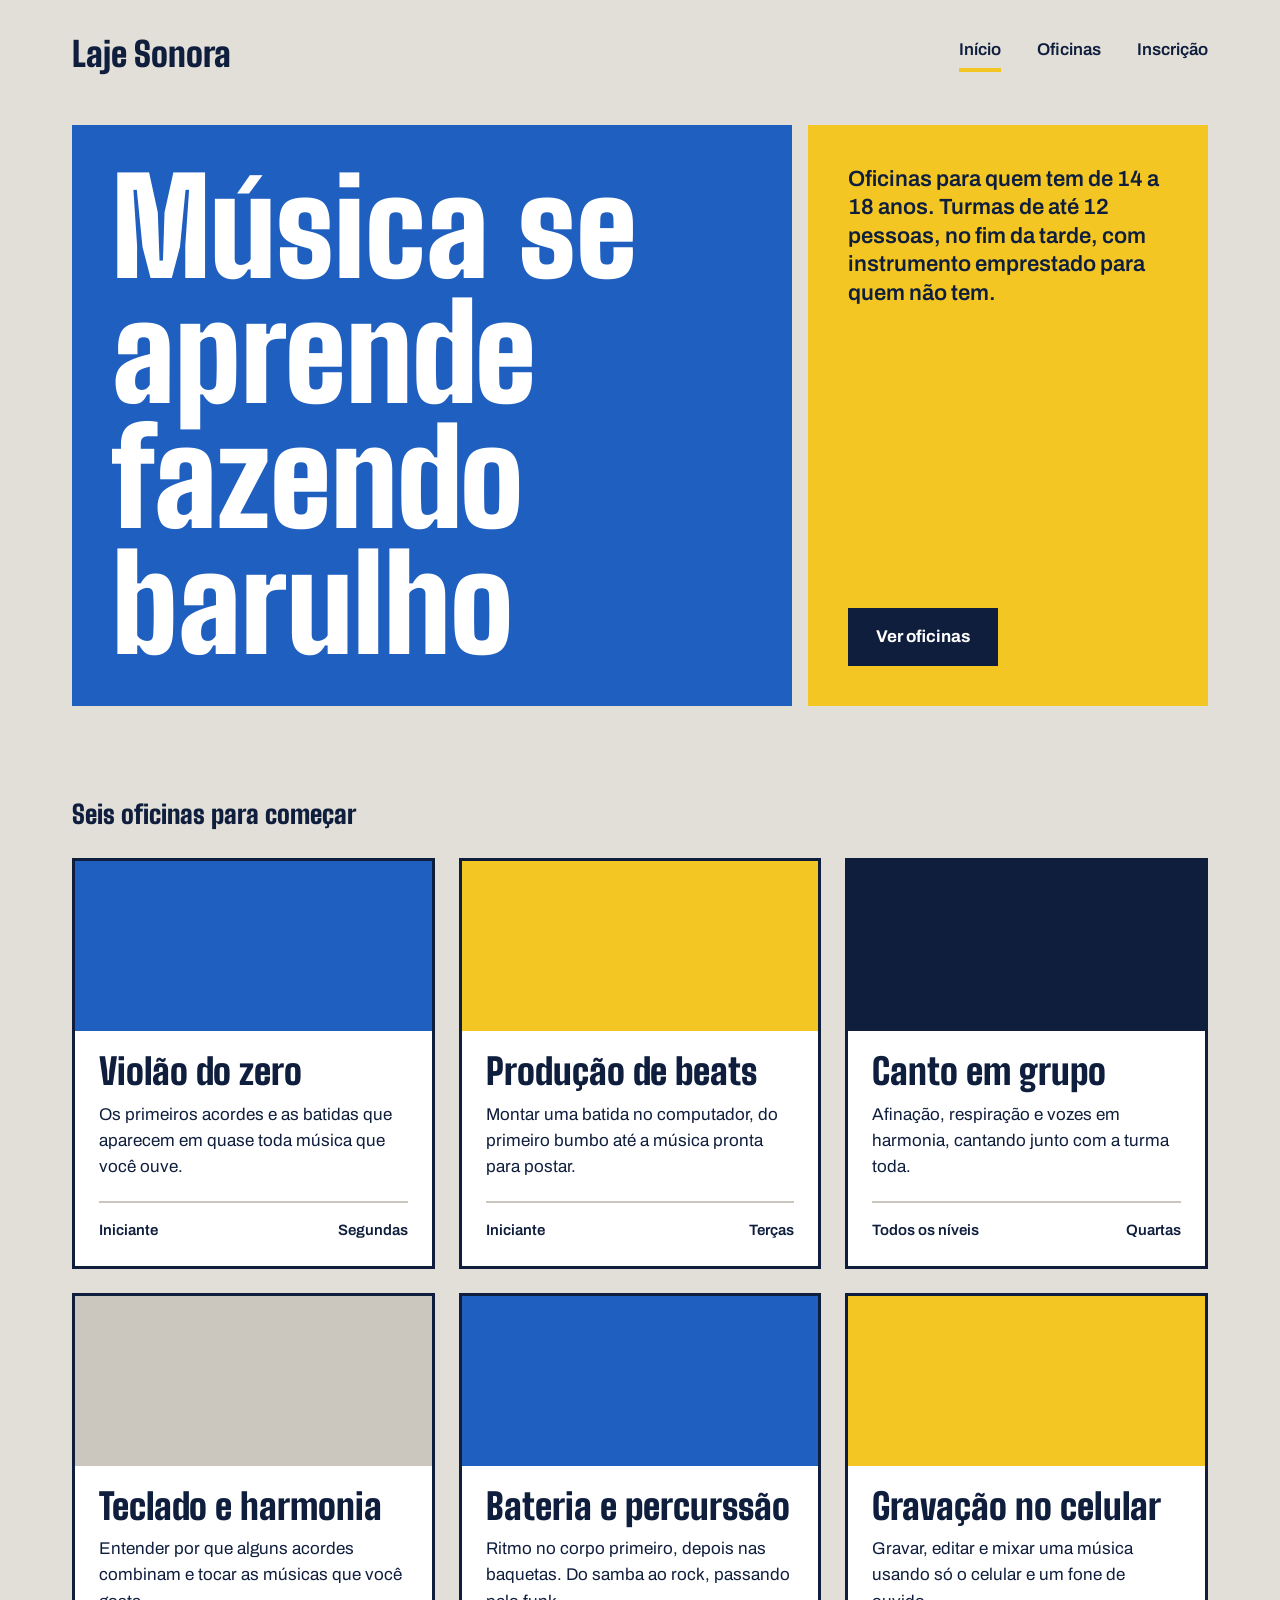
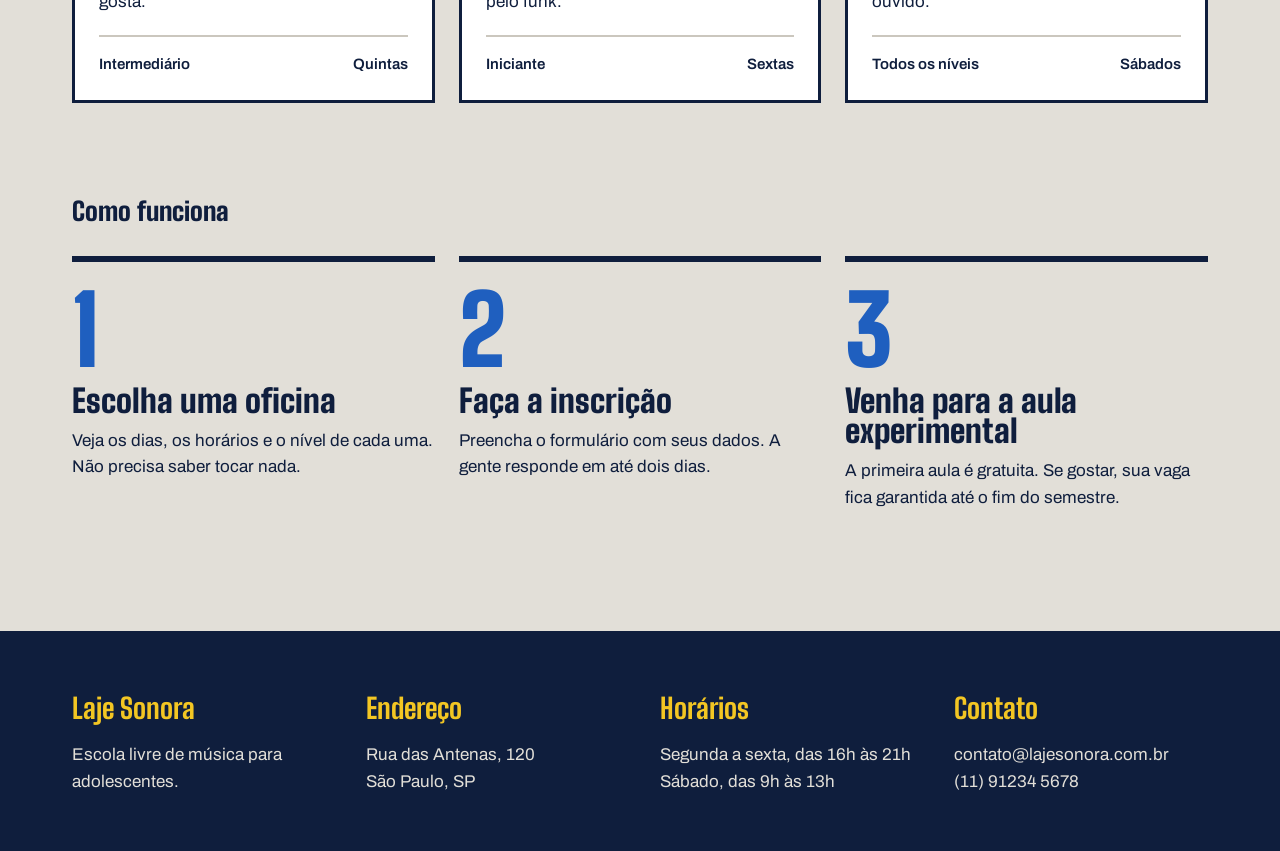
<file: index.html>
<!DOCTYPE html>
<html lang="pt-br">
<head>
    <meta charset="UTF-8">
    <meta name="viewport" content="width=device-width, initial-scale=1.0">
    <title>Laje Sonora | Ínicio</title>
    <link rel="preconnect" href="https://fonts.googleapis.com">
<link rel="preconnect" href="https://fonts.gstatic.com" crossorigin>
<link href="https://fonts.googleapis.com/css2?family=Big+Shoulders:opsz,wght@10..72,100..900&display=swap" rel="stylesheet">
<link rel="preconnect" href="https://fonts.googleapis.com">
<link rel="preconnect" href="https://fonts.gstatic.com" crossorigin>
<link href="https://fonts.googleapis.com/css2?family=Archivo:ital,wght@0,100..900;1,100..900&family=Big+Shoulders:opsz,wght@10..72,100..900&display=swap" rel="stylesheet">
    <link rel="stylesheet" href="./index.css">
</head>
<body>
    <header class="conteudo topo">
        <a href="index.css" class="logo">Laje Sonora</a>
    <nav class="menu">
        <a href="index.html" class="atual">Início</a>
        <a href="oficinas.html">Oficinas</a>
        <a href="inscricao.html">Inscrição</a>
    </nav>
    </header>

    <main>
        <section class="conteudo cartazes">
            <div class="cartaz cartaz-principal">
                <h1>Música se aprende fazendo barulho</h1>
            </div>
            <div class="cartaz cartaz-lateral">
                <p>Oficinas para quem tem de 14 a 18 anos. Turmas de até 12 pessoas, no fim da tarde, com instrumento emprestado para quem não tem.</p>
                <a href="oficinas.html" class="botao"> Ver oficinas</a>
            </div>
        </section>

        <section class="conteudo secao">
            <h2 class="titulo-secao">Seis oficinas para começar</h2>
            <div class="cards">

                <article class="card">
                    <div class="foto foto-azul"></div>
                    <div class="card-texto">
                        <h3>Violão do zero</h3>
                        <p>Os primeiros acordes e as batidas que aparecem em quase toda música que você ouve.</p>
                        <div class="card-info">
                            <span>Iniciante</span>
                            <span>Segundas</span>
                        </div>
                </article>

                <article class="card">
                    <div class="foto foto-amarela"></div>
                    <div class="card-texto">
                        <h3>Produção de beats</h3>
                        <p>Montar uma batida no computador, do primeiro bumbo até a música pronta para postar.</p>
                        <div class="card-info">
                            <span>Iniciante</span>
                            <span>Terças</span>
                        </div>
                </article>

                <article class="card">
                    <div class="foto foto-tinta"></div>
                    <div class="card-texto">
                        <h3>Canto em grupo</h3>
                        <p>Afinação, respiração e vozes em harmonia, cantando junto com a turma toda.</p>
                        <div class="card-info">
                            <span>Todos os níveis</span>
                            <span>Quartas</span>
                        </div>
                </article>

                <article class="card">
                    <div class="foto"></div>
                    <div class="card-texto">
                        <h3>Teclado e harmonia</h3>
                        <p>Entender por que alguns acordes combinam e tocar as músicas que você gosta.</p>
                        <div class="card-info">
                            <span>Intermediário</span>
                            <span>Quintas</span>
                        </div>
                </article>

                <article class="card">
                    <div class="foto foto-azul"></div>
                    <div class="card-texto">
                        <h3>Bateria e percurssão</h3>
                        <p>Ritmo no corpo primeiro, depois nas baquetas. Do samba ao rock, passando pelo funk.</p>
                        <div class="card-info">
                            <span>Iniciante</span>
                            <span>Sextas</span>
                        </div>
                </article>

                <article class="card">
                    <div class="foto foto-amarela"></div>
                    <div class="card-texto">
                        <h3>Gravação no celular</h3>
                        <p>Gravar, editar e mixar uma música usando só o celular e um fone de ouvido.</p>
                        <div class="card-info">
                            <span>Todos os níveis</span>
                            <span>Sábados</span>
                        </div>
                </article>
            </div>
        </section>

       <section class="conteudo secao"> 
        <h2 class="titulo-secao">Como funciona</h2>
        <div class="passos">

            <div class="passo">
            <p class="passo-numero">1</p>
            <h3>Escolha uma oficina</h3>
            <p>Veja os dias, os horários e o nível de cada uma. Não precisa saber tocar nada.</p>
            </div>

            <div class="passo">
            <p class="passo-numero">2</p>
            <h3>Faça a inscrição</h3>
            <p>Preencha o formulário com seus dados. A gente responde em até dois dias.</p>
            </div>
            
            <div class="passo">
            <p class="passo-numero">3</p>
            <h3>Venha para a aula experimental</h3>
            <p>A primeira aula é gratuita. Se gostar, sua vaga fica garantida até o fim do semestre.</p>
            </div>
        
            </div>
       </section>
    </main>

    <footer class="rodape">
        <div class="conteudo rodape-colunas">
          <div class="rodape-coluna">
           <h4>Laje Sonora</h4>
           <p>Escola livre de música para<br>adolescentes.</p>
          </div>

          <div class="rodape-coluna">
           <h4>Endereço</h4>
           <p>Rua das Antenas, 120 <br>São Paulo, SP</p>
          </div>

          <div class="rodape-coluna">
           <h4>Horários</h4>
           <p>Segunda a sexta, das 16h às 21h<br>Sábado, das 9h às 13h</p>
          </div>
          <div class="rodape-coluna">
           <h4>Contato</h4>
           <p>contato@lajesonora.com.br<br>(11) 91234 5678</p>
          </div>
        </div>
    </footer>
</body>
</html>
</file>
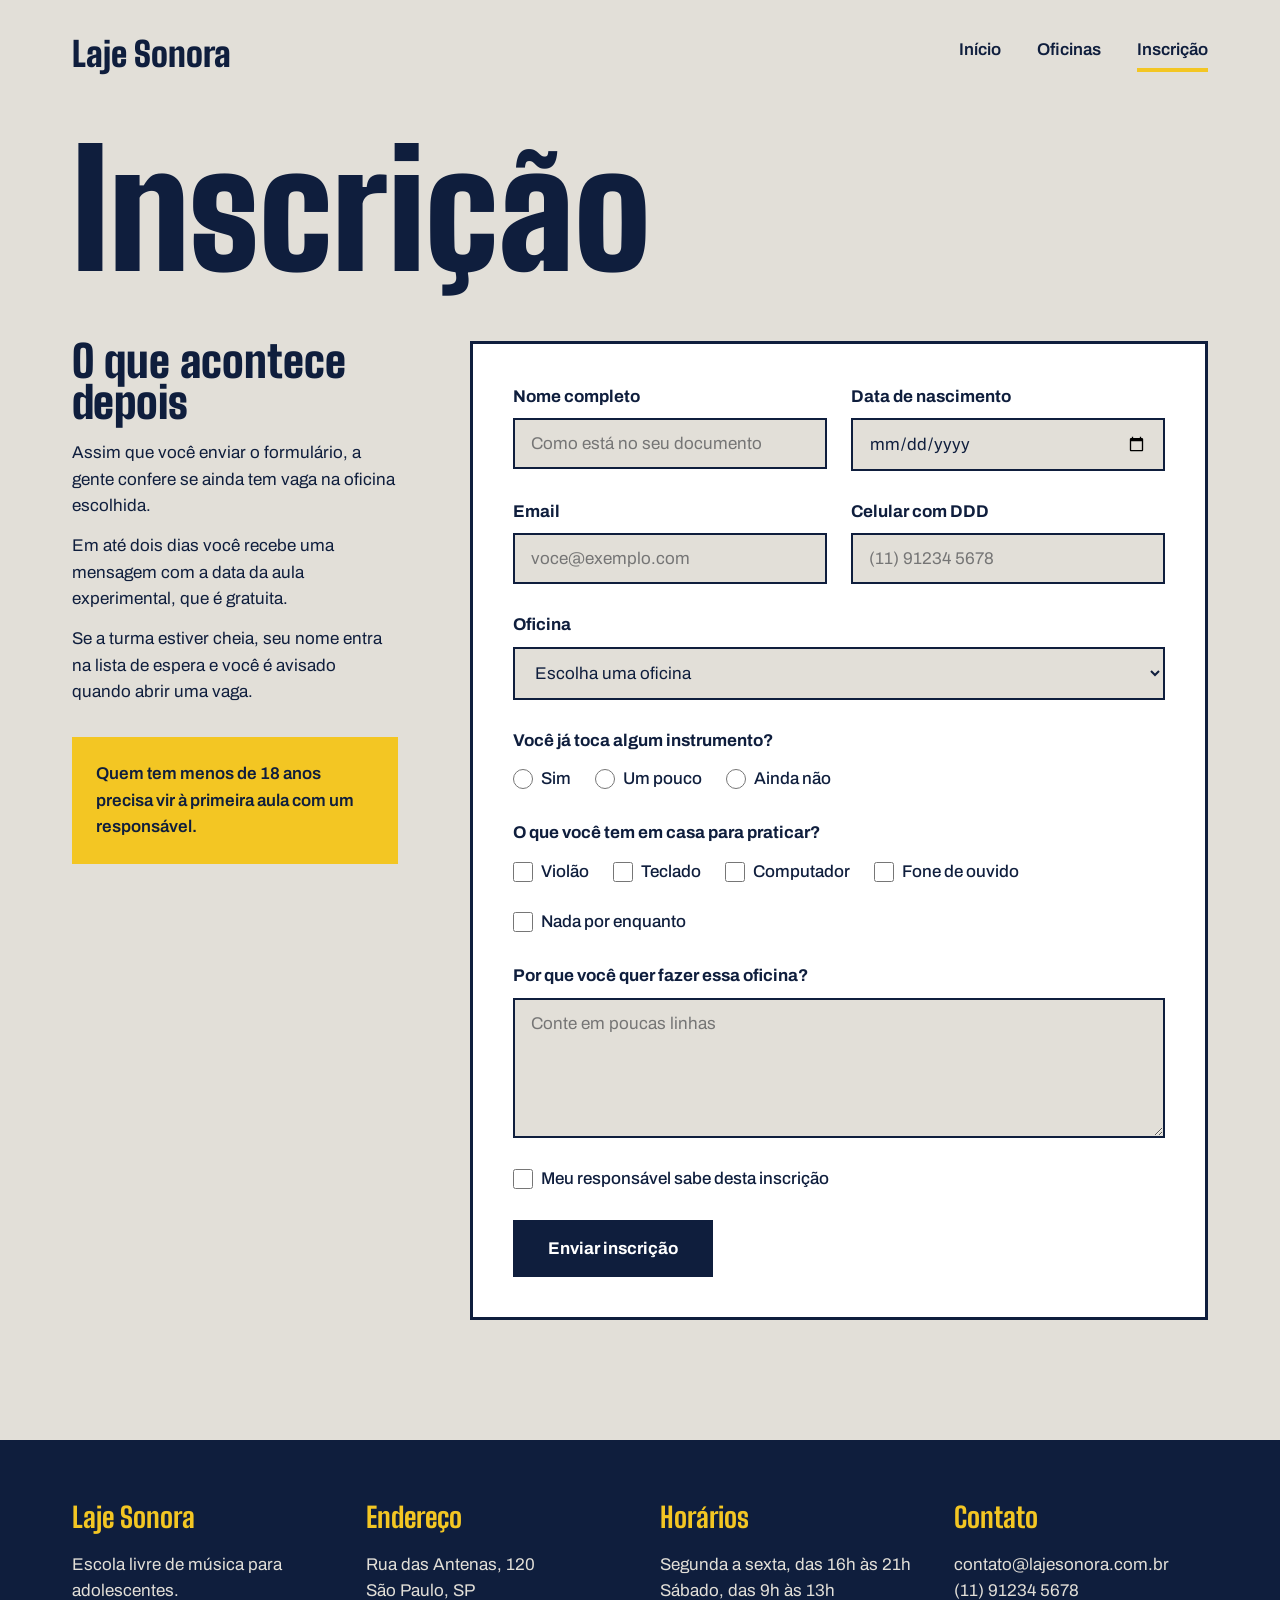
<file: inscricao.html>
<!DOCTYPE html>
<html lang="pt-br">

<head>
    <meta charset="UTF-8">
    <meta name="viewport" content="width=device-width, initial-scale=1.0">

    <title>Laje Sonora | Inscrição</title>

    <link rel="preconnect" href="https://fonts.googleapis.com">
    <link rel="preconnect" href="https://fonts.gstatic.com" crossorigin>

    <link href="https://fonts.googleapis.com/css2?family=Big+Shoulders:opsz,wght@10..72,100..900&display=swap" rel="stylesheet">

    <link rel="preconnect" href="https://fonts.googleapis.com">
    <link rel="preconnect" href="https://fonts.gstatic.com" crossorigin>

    <link href="https://fonts.googleapis.com/css2?family=Archivo:ital,wght@0,100..900;1,100..900&family=Big+Shoulders:opsz,wght@10..72,100..900&display=swap" rel="stylesheet">

    <link rel="stylesheet" href="./inscricao.css">
</head>

<body>

    <header class="conteudo topo">

        <a href="index.css" class="logo">Laje Sonora</a>

        <nav class="menu">
            <a href="index.html">Início</a>
            <a href="oficinas.html">Oficinas</a>
            <a href="inscricao.html" class="atual">Inscrição</a>
        </nav>

    </header>

    <main class="conteudo">

        <h1 class="titulo-pagina">Inscrição</h1>

        <div class="inscricao">

            <section class="explicacao">

                <h2>O que acontece depois</h2>

                <p>
                    Assim que você enviar o formulário, a gente confere se ainda tem vaga na oficina escolhida.
                </p>

                <p>
                    Em até dois dias você recebe uma mensagem com a data da aula experimental, que é gratuita.
                </p>

                <p>
                    Se a turma estiver cheia, seu nome entra na lista de espera e você é avisado quando abrir uma vaga.
                </p>

                <p class="aviso">
                    Quem tem menos de 18 anos precisa vir à primeira aula com um responsável.
                </p>

            </section>

            <form class="formulario" action="#" method="post">

                <div class="linha">

                    <div class="campo">
                        <label for="nome">Nome completo</label>
                        <input type="text" id="nome" name="nome" placeholder="Como está no seu documento" required>
                    </div>

                    <div class="campo">
                        <label for="nascimento">Data de nascimento</label>
                        <input type="date" id="nascimento" name="nascimento" required>
                    </div>

                </div>

                <div class="linha">

                    <div class="campo">
                        <label for="email">Email</label>
                        <input type="email" id="email" name="email" placeholder="voce@exemplo.com" required>
                    </div>

                    <div class="campo">
                        <label for="telefone">Celular com DDD</label>
                        <input type="tel" id="telefone" name="telefone" placeholder="(11) 91234 5678" required>
                    </div>

                </div>

                <div class="campo">
                    <label for="oficina">Oficina</label>

                    <select id="oficina" name="oficina" required>
                        <option value="">Escolha uma oficina</option>
                        <option value="violao">Violão do zero</option>
                        <option value="beats">Produção de beats</option>
                        <option value="canto">Canto em grupo</option>
                        <option value="teclado">Teclado e harmonia</option>
                        <option value="bateria">Bateria e percussão</option>
                        <option value="gravacao">Gravação no celular</option>
                    </select>
                </div>

                <fieldset class="grupo">

                    <legend>Você já toca algum instrumento?</legend>

                    <div class="opcoes">

                        <div class="opcao">
                            <input type="radio" id="tocaSim" name="toca" value="sim">
                            <label for="tocaSim">Sim</label>
                        </div>

                        <div class="opcao">
                            <input type="radio" id="tocaPouco" name="toca" value="pouco">
                            <label for="tocaPouco">Um pouco</label>
                        </div>

                        <div class="opcao">
                            <input type="radio" id="tocaNao" name="toca" value="nao">
                            <label for="tocaNao">Ainda não</label>
                        </div>

                    </div>

                </fieldset>

                <fieldset class="grupo">

                    <legend>O que você tem em casa para praticar?</legend>

                    <div class="opcoes">

                        <div class="opcao">
                            <input type="checkbox" id="temViolao" name="tem" value="violao">
                            <label for="temViolao">Violão</label>
                        </div>

                        <div class="opcao">
                            <input type="checkbox" id="temTeclado" name="tem" value="teclado">
                            <label for="temTeclado">Teclado</label>
                        </div>

                        <div class="opcao">
                            <input type="checkbox" id="temComputador" name="tem" value="computador">
                            <label for="temComputador">Computador</label>
                        </div>

                        <div class="opcao">
                            <input type="checkbox" id="temFone" name="tem" value="fone">
                            <label for="temFone">Fone de ouvido</label>
                        </div>

                        <div class="opcao">
                            <input type="checkbox" id="temNada" name="tem" value="nada">
                            <label for="temNada">Nada por enquanto</label>
                        </div>

                    </div>

                </fieldset>

                <div class="campo">
                    <label for="motivo">Por que você quer fazer essa oficina?</label>
                    <textarea id="motivo" name="motivo" placeholder="Conte em poucas linhas"></textarea>
                </div>

                <div class="opcao">
                    <input type="checkbox" id="responsavel" name="responsavel" required>
                    <label for="responsavel">Meu responsável sabe desta inscrição</label>
                </div>

                <div>
                    <button class="botao" type="submit">Enviar inscrição</button>
                </div>

            </form>

        </div>

    </main>

    <footer class="rodape">

        <div class="conteudo rodape-colunas">

            <div class="rodape-coluna">
                <h4>Laje Sonora</h4>
                <p>Escola livre de música para<br>adolescentes.</p>
            </div>

            <div class="rodape-coluna">
                <h4>Endereço</h4>
                <p>Rua das Antenas, 120<br>São Paulo, SP</p>
            </div>

            <div class="rodape-coluna">
                <h4>Horários</h4>
                <p>Segunda a sexta, das 16h às 21h<br>Sábado, das 9h às 13h</p>
            </div>

            <div class="rodape-coluna">
                <h4>Contato</h4>
                <p>contato@lajesonora.com.br<br>(11) 91234 5678</p>
            </div>

        </div>

    </footer>

</body>
</html>
</file>
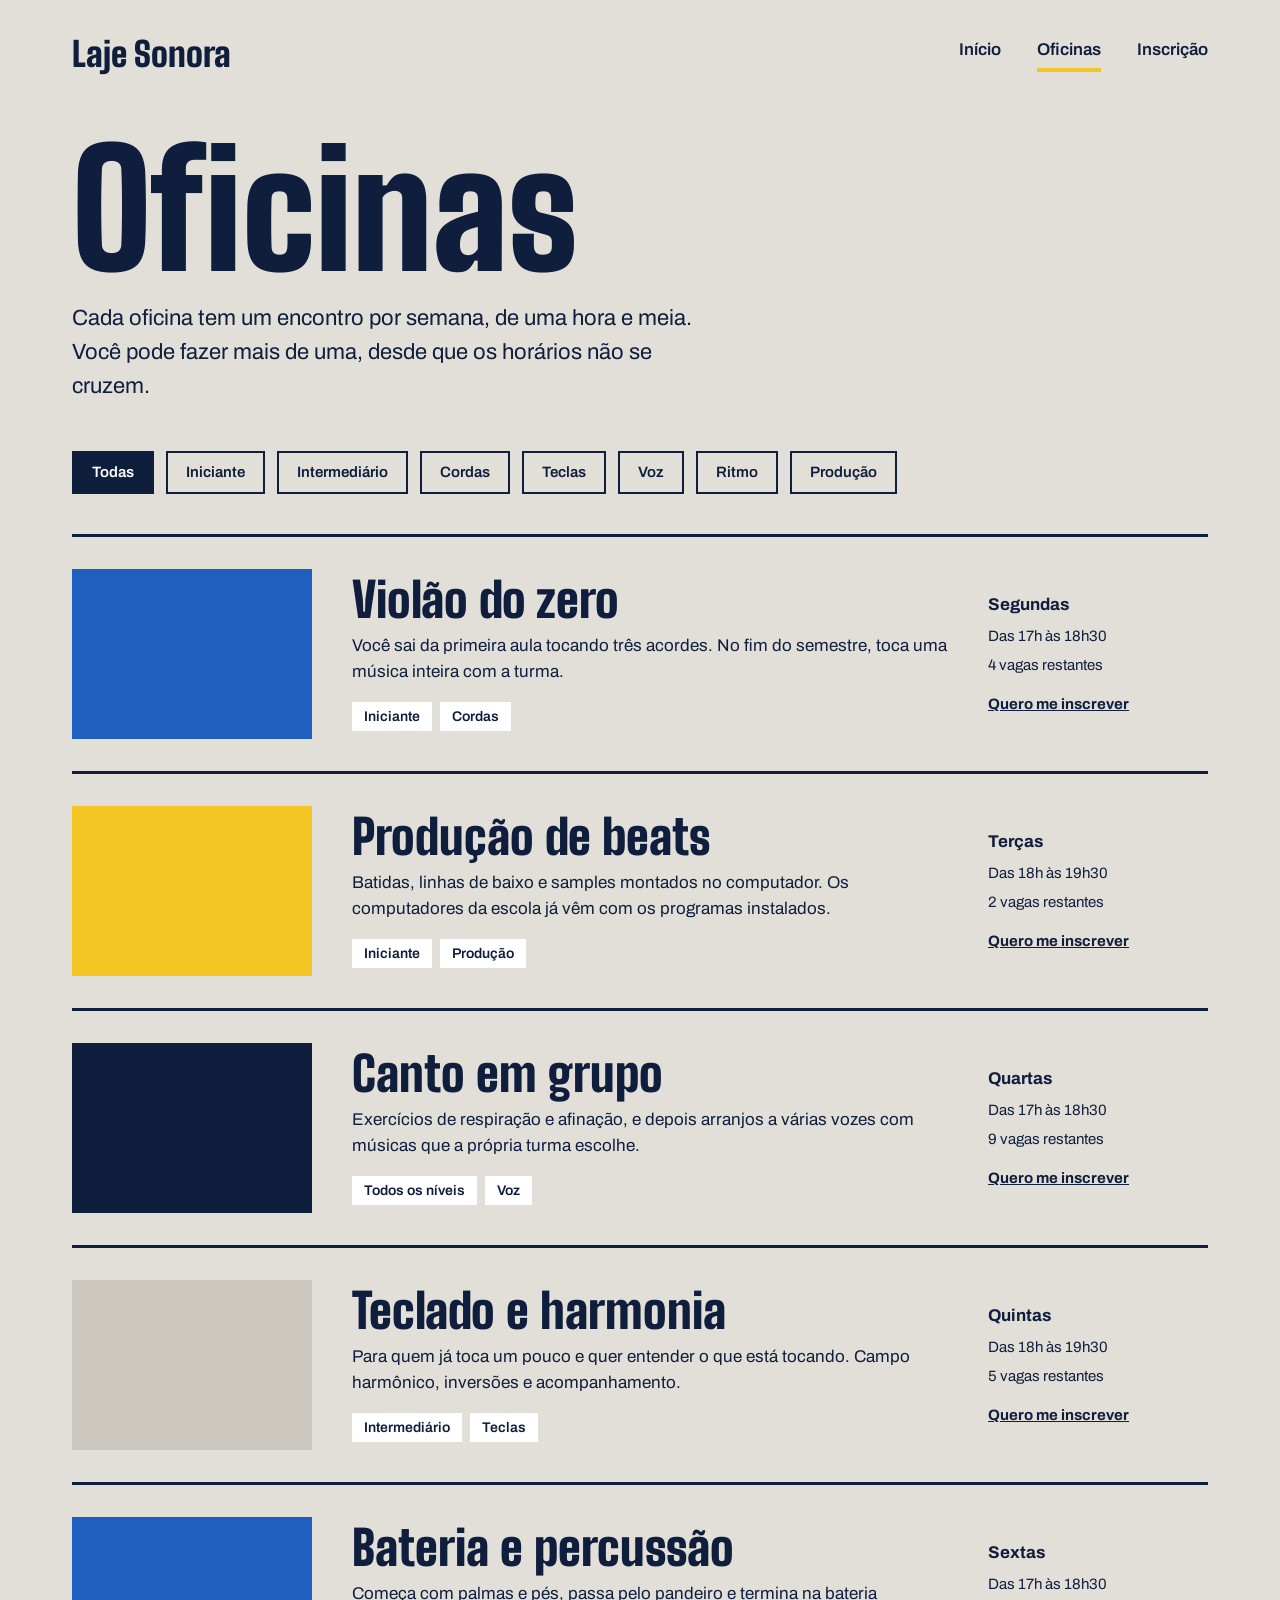
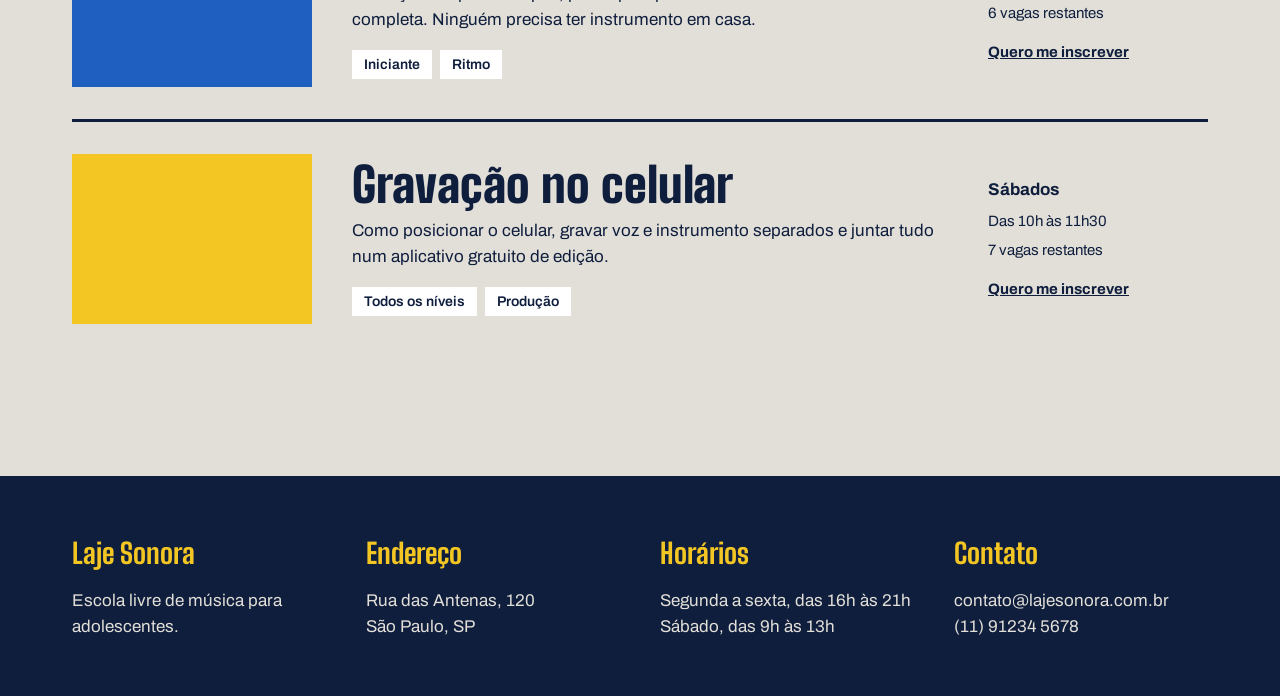
<file: oficinas.html>
<!DOCTYPE html>
<html lang="pt-br">

<head>
    <meta charset="UTF-8">
    <meta name="viewport" content="width=device-width, initial-scale=1.0">

    <title>Laje Sonora | Oficinas</title>

    <link rel="preconnect" href="https://fonts.googleapis.com">
    <link rel="preconnect" href="https://fonts.gstatic.com" crossorigin>

    <link href="https://fonts.googleapis.com/css2?family=Big+Shoulders:opsz,wght@10..72,100..900&display=swap" rel="stylesheet">

    <link rel="preconnect" href="https://fonts.googleapis.com">
    <link rel="preconnect" href="https://fonts.gstatic.com" crossorigin>

    <link href="https://fonts.googleapis.com/css2?family=Archivo:ital,wght@0,100..900;1,100..900&family=Big+Shoulders:opsz,wght@10..72,100..900&display=swap" rel="stylesheet">

    <link rel="stylesheet" href="./oficinas.css">
</head>

<body>

    <header class="conteudo topo">

        <a href="index.css" class="logo">Laje Sonora</a>

        <nav class="menu">
            <a href="index.html">Início</a>
            <a href="oficinas.html" class="atual">Oficinas</a>
            <a href="inscricao.html">Inscrição</a>
        </nav>

    </header>

    <main class="conteudo">

        <h1 class="titulo-pagina">Oficinas</h1>

        <p class="subtitulo-pagina">
            Cada oficina tem um encontro por semana, de uma hora e meia.
            Você pode fazer mais de uma, desde que os horários não se cruzem.
        </p>

  <div class="filtros">
    <span class="filtro ativo">Todas</span>
    <span class="filtro">Iniciante</span>
    <span class="filtro">Intermediário</span>
    <span class="filtro">Cordas</span>
    <span class="filtro">Teclas</span>
    <span class="filtro">Voz</span>
    <span class="filtro">Ritmo</span>
    <span class="filtro">Produção</span>
</div>

        <div class="lista">

            <article class="oficina">

                <div class="foto foto-azul"></div>

                <div class="oficina-texto">
                    <h2>Violão do zero</h2>

                    <p>
                        Você sai da primeira aula tocando três acordes.
                        No fim do semestre, toca uma música inteira com a turma.
                    </p>

                    <div class="etiquetas">
                        <span class="etiqueta">Iniciante</span>
                        <span class="etiqueta">Cordas</span>
                    </div>
                </div>

                <div class="oficina-detalhes">
                    <strong>Segundas</strong>
                    <span>Das 17h às 18h30</span>
                    <span>4 vagas restantes</span>
                    <a href="inscricao.html">Quero me inscrever</a>
                </div>

            </article>

          
            <article class="oficina">

                <div class="foto foto-amarela"></div>

                <div class="oficina-texto">
                    <h2>Produção de beats</h2>

                    <p>
                        Batidas, linhas de baixo e samples montados no computador.
                        Os computadores da escola já vêm com os programas instalados.
                    </p>

                    <div class="etiquetas">
                        <span class="etiqueta">Iniciante</span>
                        <span class="etiqueta">Produção</span>
                    </div>
                </div>

                <div class="oficina-detalhes">
                    <strong>Terças</strong>
                    <span>Das 18h às 19h30</span>
                    <span>2 vagas restantes</span>
                    <a href="inscricao.html">Quero me inscrever</a>
                </div>

            </article>

            <article class="oficina">

                <div class="foto foto-tinta"></div>

                <div class="oficina-texto">
                    <h2>Canto em grupo</h2>

                    <p>
                        Exercícios de respiração e afinação, e depois arranjos
                        a várias vozes com músicas que a própria turma escolhe.
                    </p>

                    <div class="etiquetas">
                        <span class="etiqueta">Todos os níveis</span>
                        <span class="etiqueta">Voz</span>
                    </div>
                </div>

                <div class="oficina-detalhes">
                    <strong>Quartas</strong>
                    <span>Das 17h às 18h30</span>
                    <span>9 vagas restantes</span>
                    <a href="inscricao.html">Quero me inscrever</a>
                </div>

            </article>

            
            <article class="oficina">

                <div class="foto"></div>

                <div class="oficina-texto">
                    <h2>Teclado e harmonia</h2>

                    <p>
                        Para quem já toca um pouco e quer entender o que está tocando.
                        Campo harmônico, inversões e acompanhamento.
                    </p>

                    <div class="etiquetas">
                        <span class="etiqueta">Intermediário</span>
                        <span class="etiqueta">Teclas</span>
                    </div>
                </div>

                <div class="oficina-detalhes">
                    <strong>Quintas</strong>
                    <span>Das 18h às 19h30</span>
                    <span>5 vagas restantes</span>
                    <a href="inscricao.html">Quero me inscrever</a>
                </div>

            </article>

            <article class="oficina">

                <div class="foto foto-azul"></div>

                <div class="oficina-texto">
                    <h2>Bateria e percussão</h2>

                    <p>
                        Começa com palmas e pés, passa pelo pandeiro e termina
                        na bateria completa. Ninguém precisa ter instrumento em casa.
                    </p>

                    <div class="etiquetas">
                        <span class="etiqueta">Iniciante</span>
                        <span class="etiqueta">Ritmo</span>
                    </div>
                </div>

                <div class="oficina-detalhes">
                    <strong>Sextas</strong>
                    <span>Das 17h às 18h30</span>
                    <span>6 vagas restantes</span>
                    <a href="inscricao.html">Quero me inscrever</a>
                </div>

            </article>

            
            <article class="oficina">

                <div class="foto foto-amarela"></div>

                <div class="oficina-texto">
                    <h2>Gravação no celular</h2>

                    <p>
                        Como posicionar o celular, gravar voz e instrumento separados
                        e juntar tudo num aplicativo gratuito de edição.
                    </p>

                    <div class="etiquetas">
                        <span class="etiqueta">Todos os níveis</span>
                        <span class="etiqueta">Produção</span>
                    </div>
                </div>

                <div class="oficina-detalhes">
                    <strong>Sábados</strong>
                    <span>Das 10h às 11h30</span>
                    <span>7 vagas restantes</span>
                    <a href="inscricao.html">Quero me inscrever</a>
                </div>

            </article>

        </div>

    </main>

    <footer class="rodape">

        <div class="conteudo rodape-colunas">

            <div class="rodape-coluna">
                <h4>Laje Sonora</h4>
                <p>Escola livre de música para<br>adolescentes.</p>
            </div>

            <div class="rodape-coluna">
                <h4>Endereço</h4>
                <p>Rua das Antenas, 120<br>São Paulo, SP</p>
            </div>

            <div class="rodape-coluna">
                <h4>Horários</h4>
                <p>Segunda a sexta, das 16h às 21h<br>Sábado, das 9h às 13h</p>
            </div>

            <div class="rodape-coluna">
                <h4>Contato</h4>
                <p>contato@lajesonora.com.br<br>(11) 91234 5678</p>
            </div>

        </div>

    </footer>

</body>
</html>
</file>
<file: index.css>
* {
    margin: 0;
    padding: 0;
    box-sizing: border-box;
}

:root {
    
--concreto: #E2DFD8;
--concreto-escuro: #CBC7BE;
--tinta: #0F1E3D;
--caixa-dagua: #1F5FBF;
--fita: #F3C623;
--branco: #FFFFFF;

--fonte-cartaz: "Big Shoulders", "Arial Narrow", sans-serif;
--fonte-texto : "Archivo", Arial, sans-serif;
}

body {
    background: var(--concreto);
    color: var(--tinta);
    font-family: var(--fonte-texto);
    font-size: 17px;
    line-height: 1.55;
}

a {
    color: inherit;
}

h1, h2, h3 {
    font-family: var(--fonte-cartaz);
    font-weight: 900;
    line-height: 0.95;
                    

}
.conteudo {
    max-width: 1200px;
    margin-inline: auto;
    padding-inline: 32px;
}

.topo{
    padding-block: 28px;
    display: flex;
    justify-content: space-between;
    align-items: center;
}
.logo{
    font-family: var(--fonte-cartaz);
    font-size: 34px;
    font-weight: 900;
    text-decoration: none;
}
.menu{
    display: flex;
    gap: 36px;
}
.menu a{
    font-weight: 600;
    text-decoration: none;
    padding-bottom: 4px;
    border-bottom: 4px solid transparent;
}
.menu a:hover{
    border-bottom-color: var(--tinta);
}
.menu a.atual{
    border-bottom-color: var(--fita);
}
.cartazes{
    margin-top: 16px;
    display: flex;
    gap: 16px;
}
.cartaz{
    padding: 40px;
}
.cartaz-principal{
background: var(--caixa-dagua);
color: var(--branco);
flex: 2;

h1{
font-size: 132px;
max-width: 9ch;
} 
}
.cartaz-lateral{
    background: var(--fita);
    flex: 1;
    display: flex;
    flex-direction: column;
    justify-content: space-between;
    gap: 32px;
    align-items: flex-start;
    p{
        font-size: 22px;
        font-weight: 600;
        line-height: 1.3;
    }
}
.botao{
    background: var(--tinta);
    color: var(--branco);
    font-weight: 700;
    text-decoration: none;
    padding: 16px 28px;
    border: none;
    font-family: var(--fonte-texto);
    font-size: 17px;
    cursor: pointer; 
}
.botao:hover{
    background: var(--caixa-dagua);
}
.secao{
    margin-top: 96px;
}
.titulo-secao{
    font-family: 64px;
    margin-bottom: 32px;
}
.cards{
    display: flex;
    flex-wrap: wrap;
    gap: 24px;
}
.card{
    background: var(--branco);
    border: 3px solid var(--tinta);
    flex: 1 1 340px;
}
.card .foto{
    height: 170px;
}
.foto{
    background: var(--concreto-escuro);
}
.foto-azul{
    background: var(--caixa-dagua);
}
.foto-amarela{
    background: var(--fita);
}
.foto-tinta{
    background: var(--tinta);
}
.card-texto{
    padding: 24px;
}
.card h3{
    font-size: 36px;
    margin-bottom: 12px;
}
.card-info{
    margin-top: 20px;
    padding-top: 16px;
    border-top:  2px solid var(--concreto-escuro);
    font-weight: 600;
    font-size: 15px;
    display: flex;
    justify-content: space-between;
}
.passos{
    display: flex;
    gap: 24px;
}
.passo{
    border-top: 6px solid var(--tinta);
    padding-top: 20px;
    flex: 1;
}
.passo-numero{
font-family: var(--fonte-cartaz);
font-size: 96px;
font-weight: 900;
line-height: 1;
color: var(--caixa-dagua);
}
.passo h3{
font-size: 32px;
margin-block: 8px 12px;
}
.rodape{
    margin-top: 120px;
    background-color: var(--tinta);
    color: var(--concreto);
    padding-block: 56px;
}
.rodape-colunas{
    display: flex;
    gap: 40px;
}
.rodape-coluna{
    flex: 1;
}
.rodape h4{
    font-family: var(--fonte-cartaz);
    font-size: 28px;
    color: var(--fita);
    margin-bottom: 12px;
}


@media (max-width: 800px) {

    .cartazes, .passos, .rodape-colunas {
        flex-direction: column;
    }

    .cartaz-principal h1 {
        font-size: 84px;
    }

}
</file>
<file: inscricao.css>
* {
    margin: 0;
    padding: 0;
    box-sizing: border-box;
}

:root {
    --concreto: #E2DFD8;
    --concreto-escuro: #CBC7BE;
    --tinta: #0F1E3D;
    --caixa-dagua: #1F5FBF;
    --fita: #F3C623;
    --branco: #FFFFFF;

    --fonte-cartaz: "Big Shoulders", "Arial Narrow", sans-serif;
    --fonte-texto: "Archivo", Arial, sans-serif;
}

body {
    background: var(--concreto);
    color: var(--tinta);
    font-family: var(--fonte-texto);
    font-size: 17px;
    line-height: 1.55;
}

a {
    color: inherit;
}

h1, h2, h3 {
    font-family: var(--fonte-cartaz);
    font-weight: 900;
    line-height: 0.95;
}

.conteudo {
    max-width: 1200px;
    margin-inline: auto;
    padding-inline: 32px;
}

.topo {
    padding-block: 28px;
    display: flex;
    justify-content: space-between;
    align-items: center;
}

.logo {
    font-family: var(--fonte-cartaz);
    font-size: 34px;
    font-weight: 900;
    text-decoration: none;
}

.menu {
    display: flex;
    gap: 36px;
}

.menu a {
    font-weight: 600;
    text-decoration: none;
    padding-bottom: 4px;
    border-bottom: 4px solid transparent;
}

.menu a:hover {
    border-bottom-color: var(--tinta);
}

.menu a.atual {
    border-bottom-color: var(--fita);
}

.rodape {
    margin-top: 120px;
    background-color: var(--tinta);
    color: var(--concreto);
    padding-block: 56px;
}

.rodape-colunas {
    display: flex;
    gap: 40px;
}

.rodape-coluna {
    flex: 1;
}

.rodape h4 {
    font-family: var(--fonte-cartaz);
    font-size: 28px;
    color: var(--fita);
    margin-bottom: 12px;
}

.titulo-pagina {
    font-size: 160px;
    margin-top: 24px;
}

.botao {
    background-color: var(--tinta);
    color: var(--branco);
    padding: 16px 32px;
    border: 3px solid var(--tinta);
    font-family: var(--fonte-texto);
    font-size: 17px;
    font-weight: 700;
    cursor: pointer;
}

.botao:hover {
    background-color: var(--fita);
    color: var(--tinta);
}

.inscricao {
    margin-top: 56px;
    display: flex;
    gap: 72px;
}

.explicacao {
    flex: 1;
}

.explicacao h2 {
    font-size: 44px;
    margin-bottom: 16px;
}

.explicacao p + p {
    margin-top: 14px;
}

.explicacao .aviso {
    margin-top: 32px;
    padding: 24px;
    background-color: var(--fita);
    font-weight: 600;
}

.formulario {
    background-color: var(--branco);
    border: 3px solid var(--tinta);
    padding: 40px;
    flex: 2;
    display: flex;
    flex-direction: column;
    gap: 28px;
}

.linha {
    display: flex;
    gap: 24px;
}

.campo {
    flex: 1;
    display: flex;
    flex-direction: column;
    gap: 8px;
}

.grupo legend {
    margin-bottom: 12px;
}

.opcoes {
    display: flex;
    flex-wrap: wrap;
    gap: 24px;
}

.opcao {
    display: flex;
    align-items: center;
    gap: 8px;
}


.formulario label,
.formulario legend {
    font-weight: 700;
}

.formulario fieldset {
    border: none;
}

.formulario input[type="text"],
.formulario input[type="email"],
.formulario input[type="tel"],
.formulario input[type="date"],
.formulario select,
.formulario textarea {
    width: 100%;
    padding: 14px 16px;
    border: 2px solid var(--tinta);
    background-color: var(--concreto);
    font-family: var(--fonte-texto);
    font-size: 17px;
    color: var(--tinta);
}

.formulario input:focus,
.formulario select:focus,
.formulario textarea:focus {
    outline: 3px solid var(--caixa-dagua);
    outline-offset: 2px;
    background-color: var(--branco);
}

.formulario textarea {
    height: 140px;
    resize: vertical;
}

.formulario .opcao label {
    font-weight: 500;
}

.formulario input[type="radio"],
.formulario input[type="checkbox"] {
    width: 20px;
    height: 20px;
    accent-color: var(--caixa-dagua);
}


@media (max-width: 800px) {

    .inscricao, .linha, .rodape-colunas {
        flex-direction: column;
    }

    .titulo-pagina {
        font-size: 96px;
    }

}
</file>
<file: oficinas.css>
* {
    margin: 0;
    padding: 0;
    box-sizing: border-box;
}

:root {
    --concreto: #E2DFD8;
    --concreto-escuro: #CBC7BE;
    --tinta: #0F1E3D;
    --caixa-dagua: #1F5FBF;
    --fita: #F3C623;
    --branco: #FFFFFF;

    --fonte-cartaz: "Big Shoulders", "Arial Narrow", sans-serif;
    --fonte-texto: "Archivo", Arial, sans-serif;
}

body {
    background: var(--concreto);
    color: var(--tinta);
    font-family: var(--fonte-texto);
    font-size: 17px;
    line-height: 1.55;
}

a {
    color: inherit;
}

h1, h2, h3 {
    font-family: var(--fonte-cartaz);
    font-weight: 900;
    line-height: 0.95;
}

.conteudo {
    max-width: 1200px;
    margin-inline: auto;
    padding-inline: 32px;
}


.topo {
    padding-block: 28px;
    display: flex;
    justify-content: space-between;
    align-items: center;
}

.logo {
    font-family: var(--fonte-cartaz);
    font-size: 34px;
    font-weight: 900;
    text-decoration: none;
}

.menu {
    display: flex;
    gap: 36px;
}

.menu a {
    font-weight: 600;
    text-decoration: none;
    padding-bottom: 4px;
    border-bottom: 4px solid transparent;
}

.menu a:hover {
    border-bottom-color: var(--tinta);
}

.menu a.atual {
    border-bottom-color: var(--fita);
}


.rodape {
    margin-top: 120px;
    background-color: var(--tinta);
    color: var(--concreto);
    padding-block: 56px;
}

.rodape-colunas {
    display: flex;
    gap: 40px;
}

.rodape-coluna {
    flex: 1;
}

.rodape h4 {
    font-family: var(--fonte-cartaz);
    font-size: 28px;
    color: var(--fita);
    margin-bottom: 12px;
}


.titulo-pagina {
    font-size: 160px;
    margin-top: 24px;
}

.subtitulo-pagina {
    font-size: 22px;
    max-width: 640px;
    margin-top: 16px;
}

.filtros {
    margin-top: 48px;
    display: flex;
    gap: 12px;
    flex-wrap: wrap;
}

.filtro {
    border: 2px solid var(--tinta);
    padding: 8px 18px;
    font-weight: 600;
    font-size: 15px;
}

.filtro.ativo {
    background: var(--tinta);
    color: var(--branco);
}

.lista {
    margin-top: 40px;
}

.oficina {
    padding-block: 32px;
    border-top: 3px solid var(--tinta);
    display: flex;
    align-items: center;
    gap: 40px;
}

.oficina .foto {
    width: 240px;
    height: 170px;
    flex-shrink: 0;
}

.oficina-texto {
    flex: 1;
}

.oficina h2 {
    font-size: 48px;
    margin-bottom: 10px;
}

.etiquetas {
    margin-top: 16px;
    display: flex;
    gap: 8px;
}

.etiqueta {
    background-color: var(--branco);
    padding: 4px 12px;
    font-size: 14px;
    font-weight: 600;
}

.oficina-detalhes {
    width: 220px;
    font-size: 15px;
    display: flex;
    flex-direction: column;
    gap: 6px;
}

.oficina-detalhes strong {
    font-size: 17px;
}

.oficina-detalhes a {
    margin-top: 10px;
    font-weight: 700;
}

.foto {
    background: var(--concreto-escuro);
}

.foto-azul {
    background: var(--caixa-dagua);
}

.foto-amarela {
    background: var(--fita);
}

.foto-tinta {
    background: var(--tinta);
}


@media (max-width: 800px) {

    .oficina, .rodape-colunas {
        flex-direction: column;
        align-items: stretch;
    }

    .titulo-pagina {
        font-size: 96px;
    }

    .oficina .foto,
    .oficina-detalhes {
        width: 100%;
    }

}
</file>
